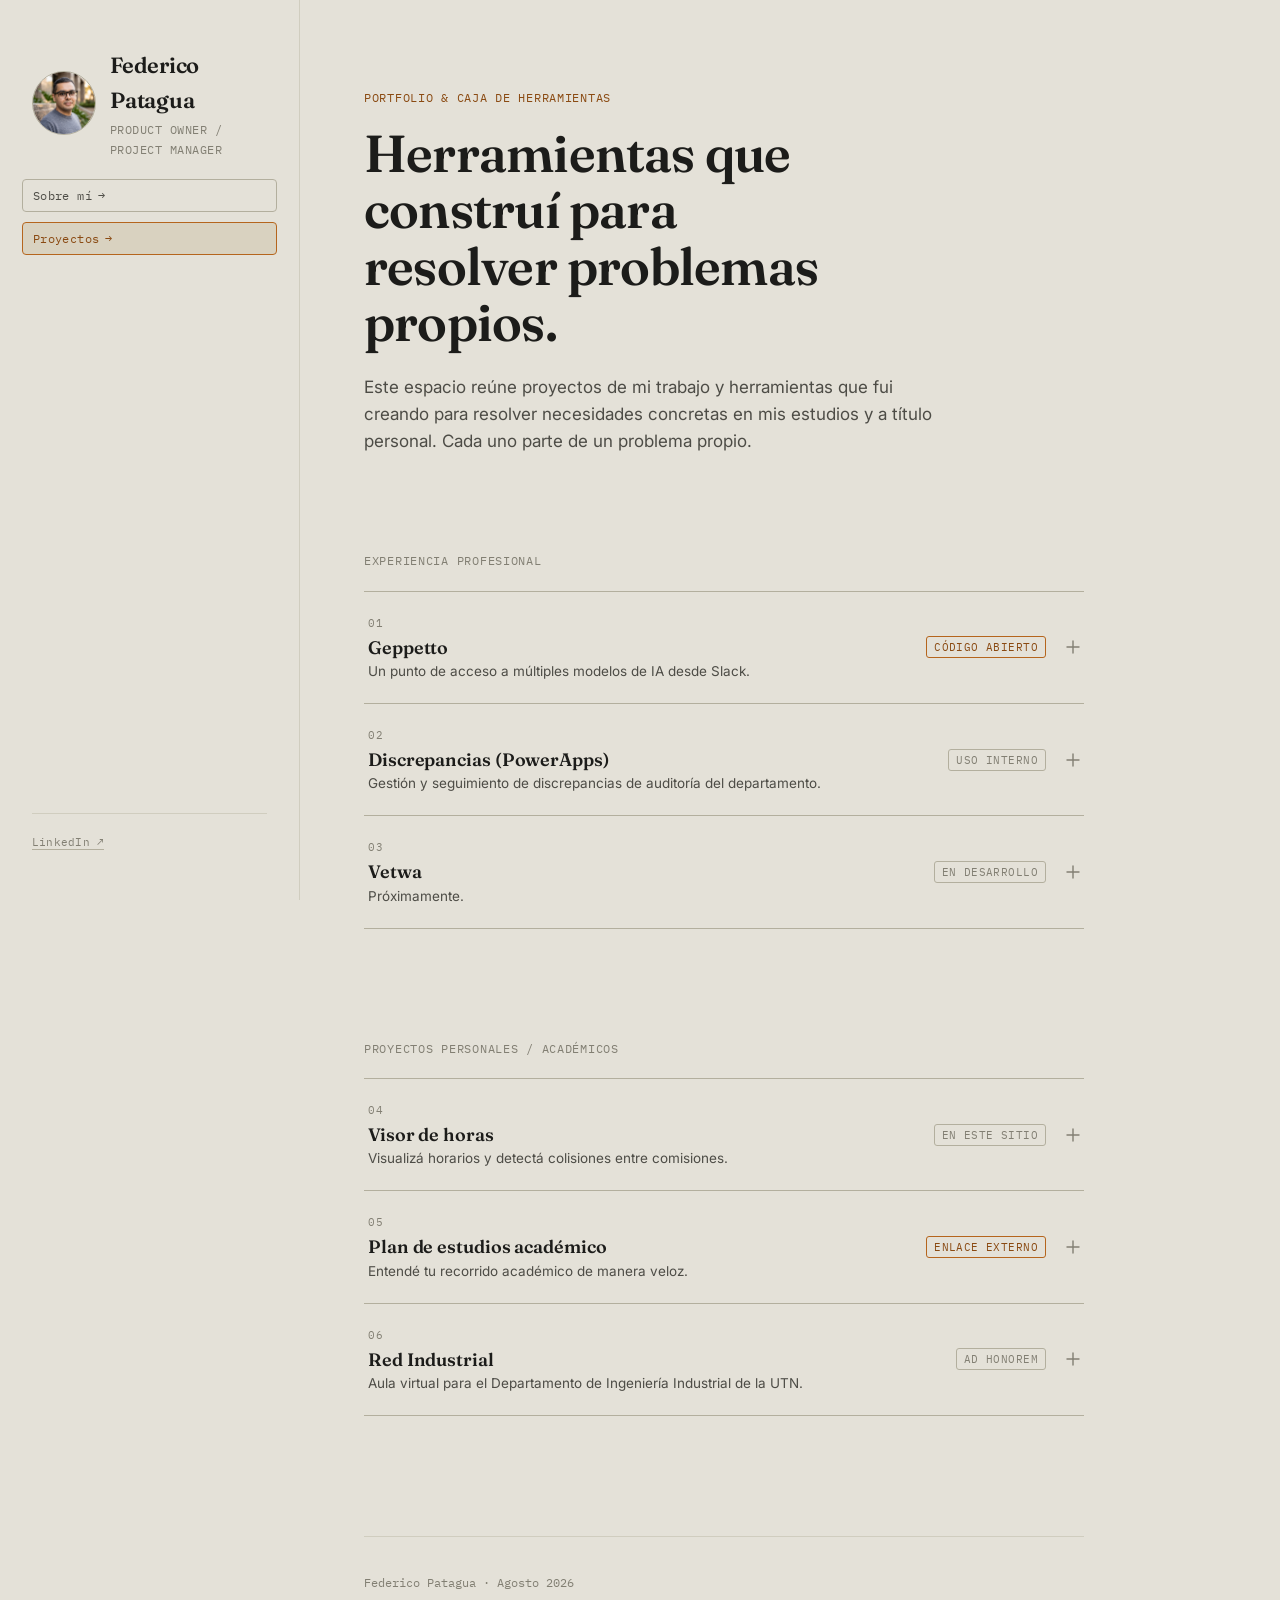
<file: index.html>
<!DOCTYPE html>
<html lang="es">
<head>
<meta charset="UTF-8">
<meta name="viewport" content="width=device-width, initial-scale=1.0">
<title>FEDERICO PATAGUA— Portfolio & Caja de Herramientas</title>
<meta name="description" content="[COMPLETAR: descripción breve del sitio, 1 línea]">

<link rel="preconnect" href="https://fonts.googleapis.com">
<link rel="preconnect" href="https://fonts.gstatic.com" crossorigin>
<link href="https://fonts.googleapis.com/css2?family=Fraunces:opsz,wght@9..144,500;9..144,600&family=Inter:wght@400;500;600&family=IBM+Plex+Mono:wght@400;500&display=swap" rel="stylesheet">

<link rel="stylesheet" href="assets/css/style.css">
</head>
<body>

<div class="layout">

  <!-- ============ ÍNDICE LATERAL (fijo) ============ -->
  <nav class="sidebar" aria-label="Índice">
    <div class="sidebar__top">
      <div class="identity">
        <span class="avatar">
          <img src="assets/img/profile.jpg" alt="Foto de perfil"
               onerror="this.style.display='none'; this.parentElement.classList.add('avatar--empty')">
        </span>
        <div class="identity__text">
          <p class="brand"><a href="index.html" class="brand-link">Federico Patagua</a></p>
          <p class="role">Product Owner / Project Manager</p>
        </div>
      </div>

      <div class="nav-links">
        <a class="about-link" href="sobre-mi.html">Sobre mí</a>
        <a class="about-link is-active" href="index.html">Proyectos</a>
      </div>
    </div>

    <div class="sidebar__bottom">
      <p><a href="https://linkedin.com/in/federico-patagua" target="_blank" rel="noopener noreferrer">LinkedIn ↗</a></p>
    </div>
  </nav>

  <!-- ============ CONTENIDO ============ -->
  <main class="main">
    <div class="page">

      <header class="intro">
        <p class="eyebrow">Portfolio & caja de herramientas</p>
        <h1>Herramientas que construí para resolver problemas propios.</h1>
        <p>
          Este espacio reúne proyectos de mi trabajo y herramientas que fui creando para resolver necesidades concretas en mis estudios y a título personal. Cada uno parte de un problema propio.
        </p>
      </header>

      <!-- ============ SECCIÓN 1 · EXPERIENCIA PROFESIONAL ============ -->
      <p class="section-label">Experiencia profesional</p>

      <section class="chapters">

        <!-- ---- 01 · Geppetto (open source, trabajo profesional) ---- -->
        <article class="chapter" id="geppetto">
          <button class="chapter__row" aria-expanded="false" aria-controls="panel-geppetto">
            <span class="title">
              <span class="chapter__eyebrow">01</span>
              <h2>Geppetto</h2>
              <p class="tagline">Un punto de acceso a múltiples modelos de IA desde Slack.</p>
            </span>
            <span class="tag external">código abierto</span>
            <svg class="chevron" viewBox="0 0 14 14" fill="none" aria-hidden="true">
              <path d="M7 1V13M1 7H13" stroke="currentColor" stroke-width="1.4" stroke-linecap="round"/>
            </svg>
          </button>

          <div class="chapter__panel" id="panel-geppetto">
            <div class="chapter__panel-inner">
              <div class="chapter__body">

                <div class="chapter__block">
                  <h3>El problema</h3>
                  <p >Acercar la IA al trabajo diario a través de Slack, sin que el costo fuera un obstáculo.</p>
                </div>

                <div class="chapter__block">
                  <h3>Mi rol</h3>
                  <p >Lideré la iniciativa y coordiné el desarrollo del proyecto. Trabajé en la definición de requerimientos, las pruebas funcionales y el seguimiento del equipo hasta su implementación y mantenimiento interno.</p>
                </div>

                <div class="chapter__block">
                  <h3>Qué incluye</h3>
                  <ul>
                    <li >Integración con múltiples proveedores de LLM y arquitectura basada en APIs.</li>
                    <li >Comandos desde Slack y un sistema modular para incorporar nuevos modelos y funcionalidades.</li>
                  </ul>
                </div>

                <p class="footnote" style="margin-bottom:12px;">
                  Proyecto de código abierto. El enlace abre en una pestaña nueva.
                </p>

                <a class="chapter__cta external" href="https://github.com/Deeptechia/geppetto" target="_blank" rel="noopener noreferrer">
                  Ver Geppetto en GitHub ↗
                </a>

              </div>
            </div>
          </div>
        </article>

        <!-- ---- 02 · Discrepancias / PowerApps (trabajo profesional, uso interno) ---- -->
        <article class="chapter" id="discrepancias">
          <button class="chapter__row" aria-expanded="false" aria-controls="panel-discrepancias">
            <span class="title">
              <span class="chapter__eyebrow">02</span>
              <h2>Discrepancias (PowerApps)</h2>
              <p class="tagline">Gestión y seguimiento de discrepancias de auditoría del departamento.</p>
            </span>
            <span class="tag">uso interno</span>
            <svg class="chevron" viewBox="0 0 14 14" fill="none" aria-hidden="true">
              <path d="M7 1V13M1 7H13" stroke="currentColor" stroke-width="1.4" stroke-linecap="round"/>
            </svg>
          </button>

          <div class="chapter__panel" id="panel-discrepancias">
            <div class="chapter__panel-inner">
              <div class="chapter__body">

                <div class="chapter__block">
                  <h3>El problema</h3>
                  <p>Las discrepancias detectadas en auditorías se registraban y seguían de forma manual, dispersas entre archivos sueltos y sin trazabilidad clara de su estado.</p>
                </div>

                <div class="chapter__block">
                  <h3>Mi rol</h3>
                  <p>Diseñé y desarrollé la aplicación en PowerApps para centralizar la carga, el seguimiento y el cierre de discrepancias del departamento.</p>
                </div>

                <div class="chapter__block">
                  <h3>Qué incluye</h3>
                  <ul>
                    <li>Formulario de carga y clasificación de discrepancias.</li>
                    <li>Seguimiento de estados y responsables hasta el cierre.</li>
                    <li>Panel de consulta para el equipo del departamento.</li>
                  </ul>
                </div>

                <div class="chapter__block">
                  <h3>Vista previa</h3>
                  <video class="media-preview" autoplay muted loop playsinline>
                    <source src="assets/video/discrepancias.mp4" type="video/mp4">
                  </video>
                </div>

                <p class="footnote">
                  Herramienta de uso interno del departamento; no tiene acceso público.
                </p>

              </div>
            </div>
          </div>
        </article>

        <!-- ---- 03 · Vetwa (trabajo profesional, en desarrollo) ---- -->
        <article class="chapter" id="vetwa">
          <button class="chapter__row" aria-expanded="false" aria-controls="panel-vetwa">
            <span class="title">
              <span class="chapter__eyebrow">03</span>
              <h2>Vetwa</h2>
              <p class="tagline">Próximamente.</p>
            </span>
            <span class="tag">en desarrollo</span>
            <svg class="chevron" viewBox="0 0 14 14" fill="none" aria-hidden="true">
              <path d="M7 1V13M1 7H13" stroke="currentColor" stroke-width="1.4" stroke-linecap="round"/>
            </svg>
          </button>

          <div class="chapter__panel" id="panel-vetwa">
            <div class="chapter__panel-inner">
              <div class="chapter__body">

                <div class="chapter__block">
                  <h3>Qué es</h3>
                  <p class="placeholder">Estoy participando en el desarrollo de Vetwa junto a dos amigos. Más información, próximamente.</p>
                </div>

              </div>
            </div>
          </div>
        </article>

      </section>

      <!-- ============ SECCIÓN 2 · PROYECTOS PERSONALES / ACADÉMICOS ============ -->
      <p class="section-label">Proyectos personales / académicos</p>

      <section class="chapters">

        <!-- ---- 04 · Visor de horas (interna) ---- -->
        <article class="chapter" id="horas">
          <button class="chapter__row" aria-expanded="false" aria-controls="panel-horas">
            <span class="title">
              <span class="chapter__eyebrow">04</span>
              <h2>Visor de horas</h2>
              <p class="tagline">Visualizá horarios y detectá colisiones entre comisiones.</p>
            </span>
            <span class="tag">en este sitio</span>
            <svg class="chevron" viewBox="0 0 14 14" fill="none" aria-hidden="true">
              <path d="M7 1V13M1 7H13" stroke="currentColor" stroke-width="1.4" stroke-linecap="round"/>
            </svg>
          </button>

          <div class="chapter__panel" id="panel-horas">
            <div class="chapter__panel-inner">
              <div class="chapter__body">

                <div class="chapter__block">
                  <h3>El problema</h3>
                  <p >Entender los horarios y detectar colisiones entre comisiones a partir de una planilla de Excel.</p>
                </div>

                <div class="chapter__block">
                  <h3>Cómo se usa</h3>
                  <ol>
                    <li >Importá el archivo de comisiones o cargalas manualmente (con el formato de la UTN FRA).</li>
                    <li >Explorá los horarios con filtros por día, horario y año.</li>
                    <li >Compará materias y detectá colisiones entre comisiones.</li> 
                  </ol>
                </div>

                <div class="chapter__block">
                  <h3>Qué incluye</h3>
                  <ul>
                    <li >Tres vistas: carga de comisiones, horarios por año y mapa de materias de la carrera.</li>
                    <li >Importación automática desde el archivo de comisiones del Departamento de Ingeniería Industrial y filtros por día y horario.</li>
                    <li >Lo que hagas se guarda en el LocalStorage de tu navegador.</li>

                  </ul>
                </div>

                <a class="chapter__cta" href="tools/horas/">
                  Abrir Visor de horas
                  <svg width="12" height="12" viewBox="0 0 12 12" fill="none" aria-hidden="true">
                    <path d="M2.5 9.5L9.5 2.5M9.5 2.5H4M9.5 2.5V8" stroke="currentColor" stroke-width="1.3" stroke-linecap="round" stroke-linejoin="round"/>
                  </svg>
                </a>

              </div>
            </div>
          </div>
        </article>

        <!-- ---- 05 · Plan de estudios académico (EXTERNA — Firebase) ---- -->
        <article class="chapter" id="plan-estudios">
          <button class="chapter__row" aria-expanded="false" aria-controls="panel-plan">
            <span class="title">
              <span class="chapter__eyebrow">05</span>
              <h2>Plan de estudios académico</h2>
              <p class="tagline">Entendé tu recorrido académico de manera veloz.</p>
            </span>
            <span class="tag external">enlace externo</span>
            <svg class="chevron" viewBox="0 0 14 14" fill="none" aria-hidden="true">
              <path d="M7 1V13M1 7H13" stroke="currentColor" stroke-width="1.4" stroke-linecap="round"/>
            </svg>
          </button>

          <div class="chapter__panel" id="panel-plan">
            <div class="chapter__panel-inner">
              <div class="chapter__body">

                <div class="chapter__block">
                  <h3>El problema</h3>
                  <p class="placeholder">La información del plan de estudios estaba dispersa y entender las correlatividades, los estados académicos o el impacto de una materia llevaba tiempo y, muchas veces, dependía del boca en boca.</p>
                </div>

                <div class="chapter__block">
                  <h3>Cómo se usa</h3>
                  <ol>
                    <li class="placeholder">Marcá tu estado académico o forzá un plan de estudios anterior.</li>
                    <li class="placeholder">Explorá el mapa para entender correlatividades, bloqueos y tu progreso.</li>
                  </ol>
                </div>

                <div class="chapter__block">
                  <h3>Qué incluye</h3>
                  <ul>
                    <li class="placeholder">Mapa interactivo con progreso, cronograma, estados académicos y compatibilidad entre planes.</li>
                    <li class="placeholder">Visualización de correlatividades, materias habilitadas y bloqueos futuros.</li>
                  </ul>
                </div>

                <div class="chapter__block">
                  <h3>Vista previa</h3>
                  <video class="media-preview" autoplay muted loop playsinline>
                    <source src="assets/video/plan-estudios.mp4" type="video/mp4">
                  </video>
                </div>

                <p class="footnote" style="margin-bottom:12px;">
                  Esta herramienta vive fuera de este repositorio (desplegada en Firebase).
                  El enlace abre en una pestaña nueva.
                </p>

                <a class="chapter__cta external" href="https://mapa-ing-industrial-b9519.web.app/" target="_blank" rel="noopener noreferrer">
                  Abrir Plan de estudios académico ↗
                </a>

              </div>
            </div>
          </div>
        </article>

        <!-- ---- 06 · Red Industrial (ad honorem, Departamento de Ing. Industrial UTN) ---- -->
        <article class="chapter" id="red-industrial">
          <button class="chapter__row" aria-expanded="false" aria-controls="panel-red-industrial">
            <span class="title">
              <span class="chapter__eyebrow">06</span>
              <h2>Red Industrial</h2>
              <p class="tagline">Aula virtual para el Departamento de Ingeniería Industrial de la UTN.</p>
            </span>
            <span class="tag">ad honorem</span>
            <svg class="chevron" viewBox="0 0 14 14" fill="none" aria-hidden="true">
              <path d="M7 1V13M1 7H13" stroke="currentColor" stroke-width="1.4" stroke-linecap="round"/>
            </svg>
          </button>

          <div class="chapter__panel" id="panel-red-industrial">
            <div class="chapter__panel-inner">
              <div class="chapter__body">

                <div class="chapter__block">
                  <h3>El problema</h3>
                  <p>La información de la carrera estaba dispersa entre distintos canales, y había poco conocimiento integral de su funcionamiento tanto para alumnos como para la gestión del departamento.</p>
                </div>

                <div class="chapter__block">
                  <h3>Mi rol</h3>
                  <p>Trabajé junto a los directivos de la carrera en el diseño de Red Industrial, y desarrollé e implementé el aula virtual, con el objetivo de darle transparencia y visibilidad a la gestión interna del departamento.</p>
                </div>

                <div class="chapter__block">
                  <h3>Qué incluye</h3>
                  <ul>
                    <li>Visibilidad de la gestión interna del departamento.</li>
                    <li>Enlaces directos a las consultas cotidianas de los alumnos.</li>
                  </ul>
                </div>

                <div class="chapter__block">
                  <h3>Vista previa</h3>
                  <video class="media-preview" autoplay muted loop playsinline>
                    <source src="assets/video/red-industrial.mp4" type="video/mp4">
                  </video>
                </div>

                <p class="footnote">
                  Proyecto ad honorem para el Departamento de Ingeniería Industrial de la UTN; no tiene acceso público.
                </p>

              </div>
            </div>
          </div>
        </article>

      </section>

      <footer class="site-footer">
        <p>Federico Patagua ·  Agosto 2026</p>
      </footer>

    </div>
  </main>

</div>

<script src="assets/js/main.js"></script>
</body>
</html>
</file>
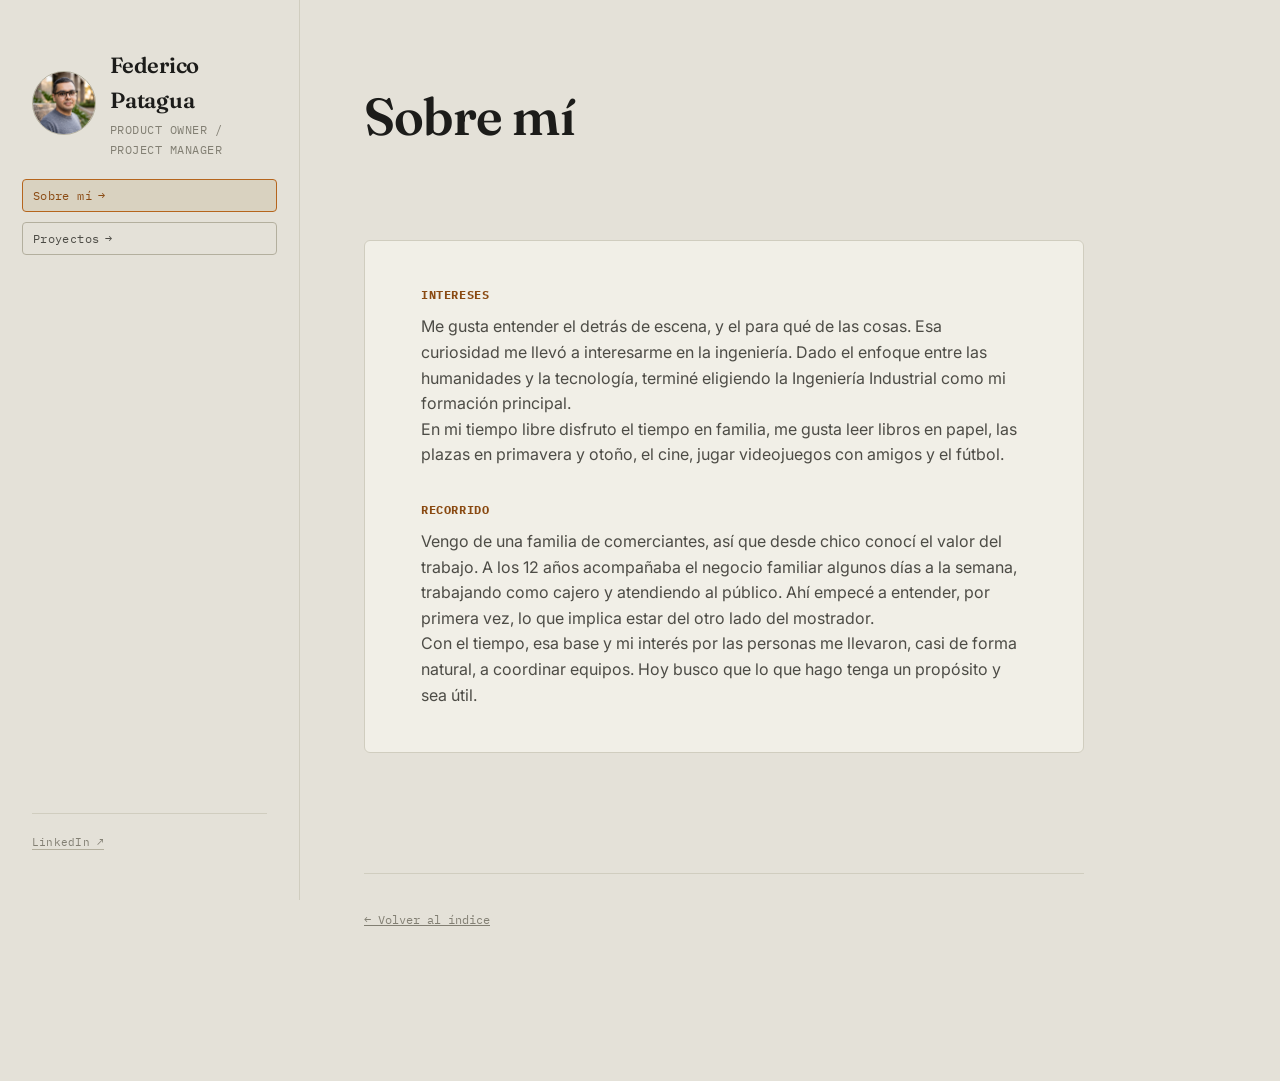
<file: sobre-mi.html>
<!DOCTYPE html>
<html lang="es">
<head>
<meta charset="UTF-8">
<meta name="viewport" content="width=device-width, initial-scale=1.0">
<title>Sobre mí — Federico Patagua</title>
<meta name="description" content="[COMPLETAR: descripción breve, 1 línea]">

<link rel="preconnect" href="https://fonts.googleapis.com">
<link rel="preconnect" href="https://fonts.gstatic.com" crossorigin>
<link href="https://fonts.googleapis.com/css2?family=Fraunces:opsz,wght@9..144,500;9..144,600&family=Inter:wght@400;500;600&family=IBM+Plex+Mono:wght@400;500&display=swap" rel="stylesheet">

<link rel="stylesheet" href="assets/css/style.css">
</head>
<body>

<div class="layout">

  <!-- ============ ÍNDICE LATERAL (idéntico al de index.html) ============ -->
  <nav class="sidebar" aria-label="Índice">
    <div class="sidebar__top">
      <div class="identity">
        <span class="avatar">
          <img src="assets/img/profile.jpg" alt="Foto de perfil"
               onerror="this.style.display='none'; this.parentElement.classList.add('avatar--empty')">
        </span>
        <div class="identity__text">
          <p class="brand"><a href="index.html" class="brand-link">Federico Patagua</a></p>
          <p class="role">Product Owner / Project Manager</p>
        </div>
      </div>

      <div class="nav-links">
        <a class="about-link is-active" href="sobre-mi.html">Sobre mí</a>
        <a class="about-link" href="index.html">Proyectos</a>
      </div>
    </div>

    <div class="sidebar__bottom">
      <p><a href="https://linkedin.com/in/federico-patagua" target="_blank" rel="noopener noreferrer">LinkedIn ↗</a></p>
    </div>
  </nav>

  <!-- ============ CONTENIDO ============ -->
  <main class="main">
    <div class="page">

      <header class="intro">
        <h1>Sobre mí</h1>
      </header>

      <section class="about about--standalone">
        <div class="about__grid">
          <div class="about__block">
            <h3>Intereses</h3>
            <p>Me gusta entender el detrás de escena, y el para qué de las cosas. Esa curiosidad me llevó a interesarme en la ingeniería. Dado el enfoque entre las humanidades y la tecnología, terminé eligiendo la Ingeniería Industrial como mi formación principal.</p>
            <p>En mi tiempo libre disfruto el tiempo en familia, me gusta leer libros en papel, las plazas en primavera y otoño, el cine, jugar videojuegos con amigos y el fútbol.</p>
          </div>

          <div class="about__block">
            <h3>Recorrido</h3>
            <p>Vengo de una familia de comerciantes, así que desde chico conocí el valor del trabajo. A los 12 años acompañaba el negocio familiar algunos días a la semana, trabajando como cajero y atendiendo al público. Ahí empecé a entender, por primera vez, lo que implica estar del otro lado del mostrador.</p>
            <p>Con el tiempo, esa base y mi interés por las personas me llevaron, casi de forma natural, a coordinar equipos. Hoy busco que lo que hago tenga un propósito y sea útil.</p>
          </div>
        </div>
      </section>

      <footer class="site-footer">
        <p><a href="index.html">← Volver al índice</a></p>
      </footer>

    </div>
  </main>

</div>

<script src="assets/js/main.js"></script>
</body>
</html>
</file>
<file: assets/css/style.css>
/* ============================================================
   PORTFOLIO — sistema de diseño
   Concepto: libro con índice. Paleta tipo papel envejecido,
   acento grafito y cobre, tipografía editorial.
   ============================================================ */

:root {
  --paper: #e4e1d8;
  --paper-raised: #f1efe7;
  --ink: #1c1c1a;
  --ink-soft: #4d4c46;
  --ink-faint: #827f73;
  --rule: #d0cdbf;
  --rule-strong: #b3af9e;
  --accent: #8a4a12;
  --accent-soft: #d9d2c0;
  --accent-line: #b5651d;

  --font-display: "Fraunces", "Iowan Old Style", "Georgia", serif;
  --font-body: "Inter", -apple-system, BlinkMacSystemFont, "Segoe UI", sans-serif;
  --font-mono: "IBM Plex Mono", "SFMono-Regular", Menlo, monospace;

  --sidebar-w: 300px;
  --content-max: 720px;
  --gutter: clamp(24px, 5vw, 72px);
}

* { box-sizing: border-box; }

html {
  scroll-behavior: smooth;
}

body {
  margin: 0;
  background: var(--paper);
  color: var(--ink);
  font-family: var(--font-body);
  font-size: 16px;
  line-height: 1.6;
  -webkit-font-smoothing: antialiased;
}

a { color: inherit; }

/* ---------- layout ---------- */

.layout {
  display: flex;
  min-height: 100vh;
}

/* ---------- sidebar / índice ---------- */

.sidebar {
  width: var(--sidebar-w);
  flex-shrink: 0;
  position: sticky;
  top: 0;
  height: 100vh;
  padding: 48px 32px;
  border-right: 1px solid var(--rule);
  display: flex;
  flex-direction: column;
  justify-content: space-between;
}

.sidebar__top .brand {
  font-family: var(--font-display);
  font-size: 22px;
  font-weight: 600;
  letter-spacing: -0.01em;
  margin: 0 0 4px;
}

.sidebar__top .role {
  font-family: var(--font-mono);
  font-size: 12px;
  letter-spacing: 0.04em;
  color: var(--ink-faint);
  text-transform: uppercase;
  margin: 0;
}

/* ---------- identidad: foto + nombre ---------- */

.identity {
  display: flex;
  align-items: center;
  gap: 14px;
  margin-bottom: 20px;
}

.avatar {
  width: 64px;
  height: 64px;
  border-radius: 50%;
  overflow: hidden;
  flex-shrink: 0;
  background: var(--rule);
  border: 1px solid var(--rule-strong);
}

.avatar img {
  width: 100%;
  height: 100%;
  object-fit: cover;
  display: block;
}

/* si no hay foto todavía, círculo neutro en vez de ícono roto */
.avatar--empty {
  background: var(--accent-soft);
  border-color: var(--accent-line);
}

.identity__text .brand { margin: 0 0 2px; }

.brand-link {
  color: inherit;
  text-decoration: none;
}

.brand-link:hover {
  color: var(--accent);
}

.about--standalone {
  margin-bottom: 56px;
}

/* ---------- link "Sobre mí": fuera del índice numerado ---------- */

.nav-links {
  display: flex;
  flex-direction: column;
  gap: 10px;
}

.about-link {
  display: inline-flex;
  align-items: center;
  gap: 6px;
  font-family: var(--font-mono);
  font-size: 12px;
  letter-spacing: 0.03em;
  color: var(--ink-soft);
  text-decoration: none;
  padding: 6px 10px;
  margin: 0 -10px;
  border: 1px solid var(--rule-strong);
  border-radius: 4px;
  transition: color 0.15s ease, border-color 0.15s ease, background 0.15s ease, transform 0.15s ease;
}

.about-link::after {
  content: "→";
  transition: transform 0.15s ease;
}

.about-link:hover,
.about-link.is-active {
  color: var(--accent);
  border-color: var(--accent-line);
  background: var(--accent-soft);
}

.about-link:hover::after {
  transform: translateX(2px);
}

.sidebar__top {
  display: flex;
  flex-direction: column;
  min-height: 0;
}

.sidebar__bottom {
  display: flex;
  flex-direction: column;
  flex-shrink: 0;
  font-family: var(--font-mono);
  font-size: 11px;
  color: var(--ink-faint);
  letter-spacing: 0.02em;
  margin-top: 24px;
  padding-top: 20px;
  border-top: 1px solid var(--rule);
}

.sidebar__bottom > * {
  margin: 0;
}

.sidebar__bottom a {
  text-decoration: none;
  border-bottom: 1px solid var(--rule-strong);
}

/* ---------- transición entre páginas (nativa del navegador) ---------- */

@view-transition {
  navigation: auto;
}

/* el sidebar es fijo/persistente: se excluye de la transición para que
   no parpadee ni se re-anime junto con el contenido */
.sidebar {
  view-transition-name: sidebar;
}

::view-transition-group(sidebar) {
  animation: none;
}

::view-transition-old(sidebar),
::view-transition-new(sidebar) {
  animation: none;
  mix-blend-mode: normal;
}

::view-transition-old(root) {
  animation: page-fade-out 0.28s cubic-bezier(0.4, 0, 0.2, 1) both;
}

::view-transition-new(root) {
  animation: page-fade-in 0.32s cubic-bezier(0.4, 0, 0.2, 1) both;
}

@keyframes page-fade-out {
  from { opacity: 1; transform: translateY(0); }
  to   { opacity: 0; transform: translateY(-6px); }
}

@keyframes page-fade-in {
  from { opacity: 0; transform: translateY(6px); }
  to   { opacity: 1; transform: translateY(0); }
}

/* ---------- main / páginas ---------- */

.main {
  flex: 1;
  min-width: 0;
  padding: 88px var(--gutter) 140px;
}

.page {
  max-width: var(--content-max);
}

.intro {
  margin-bottom: 96px;
}

.intro .eyebrow {
  font-family: var(--font-mono);
  font-size: 12px;
  letter-spacing: 0.06em;
  text-transform: uppercase;
  color: var(--accent);
  margin: 0 0 18px;
}

.intro h1 {
  font-family: var(--font-display);
  font-size: clamp(34px, 4.4vw, 52px);
  line-height: 1.08;
  font-weight: 600;
  letter-spacing: -0.015em;
  margin: 0 0 24px;
  max-width: 14ch;
}

.intro p {
  font-size: 17px;
  color: var(--ink-soft);
  max-width: 52ch;
  margin: 0;
}

.section-label {
  font-family: var(--font-mono);
  font-size: 12px;
  letter-spacing: 0.06em;
  text-transform: uppercase;
  color: var(--ink-faint);
  margin: 0 0 20px;
}

/* ---------- capítulos / herramientas (acordeón) ---------- */

.chapters {
  border-top: 1px solid var(--rule-strong);
  margin-bottom: 110px;
}

.chapter {
  border-bottom: 1px solid var(--rule-strong);
  scroll-margin-top: 32px;
}

.chapter__row {
  width: 100%;
  display: flex;
  align-items: center;
  gap: 20px;
  padding: 24px 4px;
  background: none;
  border: none;
  cursor: pointer;
  text-align: left;
  font-family: inherit;
  color: var(--ink);
}

.chapter__row .title {
  flex: 1;
  min-width: 0;
}

.chapter__eyebrow {
  display: block;
  font-family: var(--font-mono);
  font-size: 11px;
  letter-spacing: 0.06em;
  color: var(--ink-faint);
  margin: 0 0 6px;
  transition: color 0.15s ease;
}

.chapter__row .title h2 {
  font-family: var(--font-display);
  font-size: 18px;
  font-weight: 600;
  margin: 0 0 4px;
  letter-spacing: -0.005em;
  line-height: 1.3;
}

.chapter__row .title .tagline {
  font-size: 13.5px;
  color: var(--ink-soft);
  margin: 0;
}

.chapter__row .tag {
  align-self: center;
  font-family: var(--font-mono);
  font-size: 10.5px;
  letter-spacing: 0.04em;
  text-transform: uppercase;
  color: var(--ink-faint);
  border: 1px solid var(--rule-strong);
  border-radius: 3px;
  padding: 3px 7px;
  flex-shrink: 0;
  white-space: nowrap;
}

.chapter__row .tag.external {
  color: var(--accent);
  border-color: var(--accent-line);
}

.chapter__row .chevron {
  align-self: center;
  flex-shrink: 0;
  width: 14px;
  height: 14px;
  transition: transform 0.2s ease;
  color: var(--ink-faint);
}

.chapter.is-open .chapter__row .chevron {
  transform: rotate(45deg);
}

.chapter.is-open .chapter__eyebrow {
  color: var(--accent);
}

.chapter__panel {
  display: grid;
  grid-template-rows: 0fr;
  transition: grid-template-rows 0.28s ease;
}

.chapter.is-open .chapter__panel {
  grid-template-rows: 1fr;
}

.chapter__panel-inner {
  overflow: hidden;
}

.chapter__body {
  padding: 4px 4px 36px 4px;
  max-width: 640px;
}

/* ficha técnica: etiqueta a la izquierda, contenido a la derecha */
.chapter__block {
  display: grid;
  grid-template-columns: 104px 1fr;
  column-gap: 24px;
  padding: 18px 0;
  border-top: 1px solid var(--rule);
}

.chapter__block:first-child {
  border-top: none;
  padding-top: 0;
}

.chapter__block:last-of-type {
  padding-bottom: 4px;
}

.chapter__block h3 {
  font-family: var(--font-mono);
  font-size: 11px;
  letter-spacing: 0.05em;
  text-transform: uppercase;
  color: var(--ink-faint);
  margin: 0;
  padding-top: 1px;
}

.chapter__block p,
.chapter__block li {
  font-size: 15px;
  line-height: 1.6;
  color: var(--ink-soft);
  margin: 0 0 8px;
}

.chapter__block p:last-child,
.chapter__block ol:last-child,
.chapter__block ul:last-child {
  margin-bottom: 0;
}

.chapter__block ol,
.chapter__block ul {
  margin: 0;
  padding-left: 18px;
}

.placeholder {
  color: var(--ink-faint);
  font-style: italic;
}

/* texto permanente y secundario (no un aviso de "falta completar") */
.footnote {
  font-size: 13px;
  color: var(--ink-faint);
  font-style: normal;
  padding-left: 128px;
}

.chapter__cta {
  margin-left: 128px;
}

/* ---------- video de preview (mudo, autoplay, loop) ---------- */

.media-preview {
  display: block;
  width: 100%;
  max-width: 480px;
  aspect-ratio: 16 / 9;
  object-fit: cover;
  border-radius: 6px;
  border: 1px solid var(--rule-strong);
  background: var(--rule);
}

.chapter__cta {
  display: inline-flex;
  align-items: center;
  gap: 8px;
  margin-top: 8px;
  padding: 11px 18px;
  background: var(--ink);
  color: var(--paper);
  text-decoration: none;
  font-size: 14px;
  font-weight: 500;
  border-radius: 4px;
  transition: background 0.15s ease;
}

.chapter__cta:hover {
  background: var(--accent);
}

.chapter__cta.external {
  background: var(--paper-raised);
  color: var(--ink);
  border: 1px solid var(--rule-strong);
}

.chapter__cta.external:hover {
  border-color: var(--accent-line);
  background: var(--accent-soft);
  color: var(--accent);
}

/* ---------- sobre mí ---------- */

.about {
  background: var(--paper-raised);
  border: 1px solid var(--rule);
  border-radius: 6px;
  padding: 44px clamp(24px, 5vw, 56px);
  margin-bottom: 80px;
}

.about h2 {
  font-family: var(--font-display);
  font-size: 26px;
  font-weight: 600;
  margin: 0 0 32px;
}

.about__grid {
  display: grid;
  gap: 32px;
}

.about__block h3 {
  font-family: var(--font-mono);
  font-size: 12px;
  letter-spacing: 0.05em;
  text-transform: uppercase;
  color: var(--accent);
  margin: 0 0 10px;
}

.about__block p {
  font-size: 16px;
  color: var(--ink-soft);
  max-width: 60ch;
  margin: 0;
}

/* ---------- footer ---------- */

.site-footer {
  margin-top: 120px;
  padding-top: 24px;
  border-top: 1px solid var(--rule);
  font-family: var(--font-mono);
  font-size: 12px;
  color: var(--ink-faint);
}

/* ---------- responsive ---------- */

@media (max-width: 860px) {
  .layout { flex-direction: column; }

  .sidebar {
    position: relative;
    width: 100%;
    height: auto;
    border-right: none;
    border-bottom: 1px solid var(--rule);
    padding: 32px var(--gutter) 24px;
  }

  .sidebar__top .role { margin-bottom: 24px; }

  .main { padding: 56px var(--gutter) 100px; }
  .intro { margin-bottom: 64px; }
  .chapter__row { flex-wrap: wrap; }

  .chapter__block {
    grid-template-columns: 1fr;
    row-gap: 6px;
  }

  .footnote,
  .chapter__cta {
    margin-left: 0;
    padding-left: 0;
  }
}

/* ---------- accesibilidad ---------- */

:focus-visible {
  outline: 2px solid var(--accent-line);
  outline-offset: 2px;
}

@media (prefers-reduced-motion: reduce) {
  * { transition: none !important; scroll-behavior: auto !important; }
  ::view-transition-group(*),
  ::view-transition-old(*),
  ::view-transition-new(*) {
    animation: none !important;
  }
}
</file>
